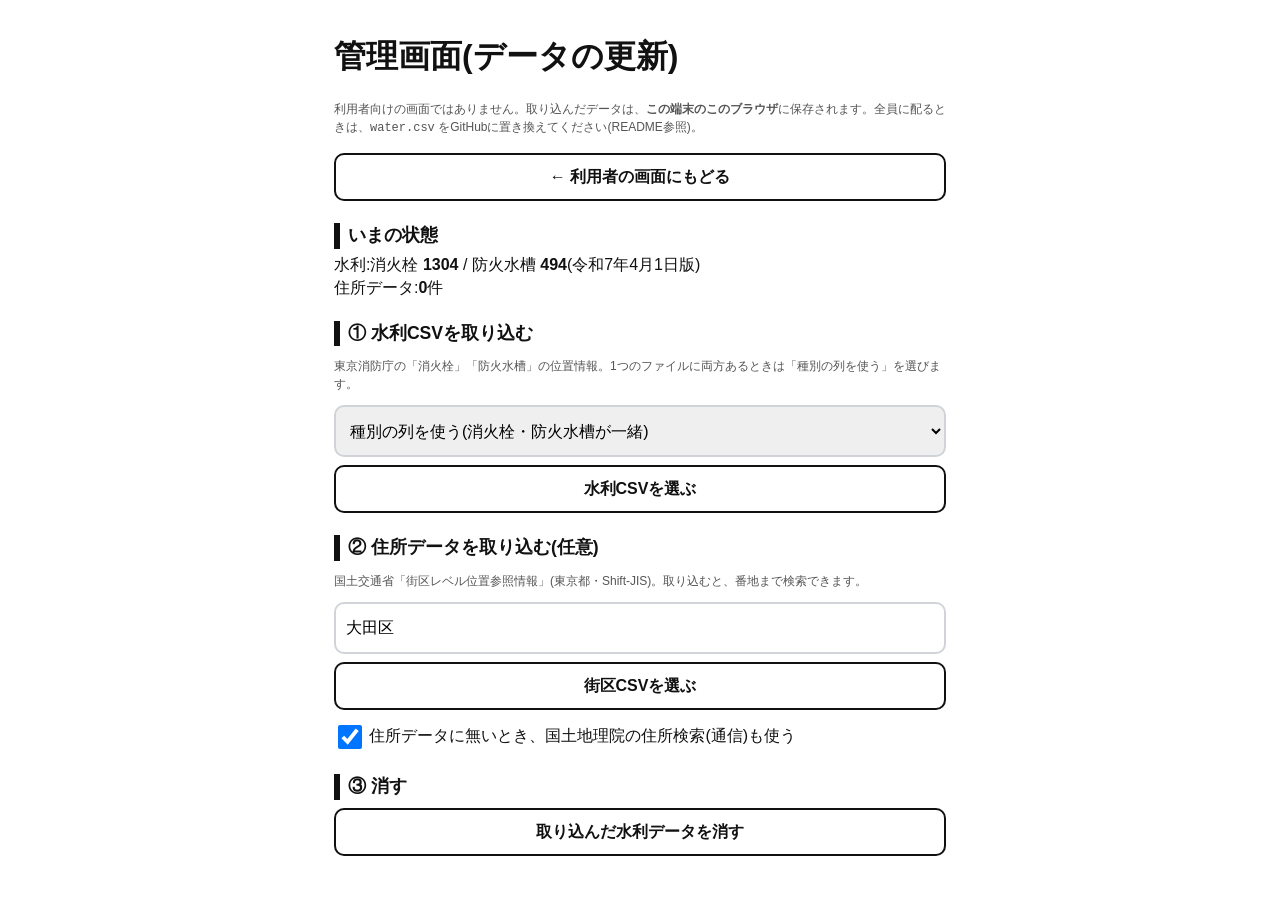
<file: admin.html>
<!DOCTYPE html>
<html lang="ja"><head><meta charset="UTF-8">
<meta name="viewport" content="width=device-width,initial-scale=1">
<title>管理画面 - 水利さがし</title>
<link rel="stylesheet" href="style.css">
<style>html,body{overflow:auto;height:auto}main{max-width:640px;margin:auto;padding:12px 14px 40px}h2{margin:22px 0 4px;font-size:1.1em;border-left:6px solid #111;padding-left:8px}.ok{color:#1b6e2d;font-weight:800}.ng{color:#b00020;font-weight:800}select,input[type=text]{width:100%;height:52px;font:inherit;border:2px solid var(--line);border-radius:10px;padding:0 10px}</style>
</head><body><main>
<h1>管理画面(データの更新)</h1>
<p class="note">利用者向けの画面ではありません。取り込んだデータは、<b>この端末のこのブラウザ</b>に保存されます。全員に配るときは、<code>water.csv</code> をGitHubに置き換えてください(README参照)。</p>
<p><a class="btn" href="index.html">← 利用者の画面にもどる</a></p>

<h2>いまの状態</h2><div id="state"></div>

<h2>① 水利CSVを取り込む</h2>
<p class="note">東京消防庁の「消火栓」「防火水槽」の位置情報。1つのファイルに両方あるときは「種別の列を使う」を選びます。</p>
<select id="only"><option value="">種別の列を使う(消火栓・防火水槽が一緒)</option><option>消火栓</option><option>防火水槽</option></select>
<button class="btn big" onclick="pick('f1')">水利CSVを選ぶ</button><input id="f1" type="file" accept=".csv,.txt" hidden>

<h2>② 住所データを取り込む(任意)</h2>
<p class="note">国土交通省「街区レベル位置参照情報」(東京都・Shift-JIS)。取り込むと、番地まで検索できます。</p>
<input type="text" id="city" value="">
<button class="btn big" onclick="pick('f2')">街区CSVを選ぶ</button><input id="f2" type="file" accept=".csv,.txt" hidden>
<label style="display:block;margin:12px 0"><input type="checkbox" id="gsi" style="width:24px;height:24px;vertical-align:middle"> 住所データに無いとき、国土地理院の住所検索(通信)も使う</label>

<h2>③ 消す</h2>
<button class="btn big" onclick="if(confirm('この端末に取り込んだ水利データを消します(water.csvは残ります)')){Importer.clearLedger();show('消しました')}">取り込んだ水利データを消す</button>
<p id="msg" class="note"></p>
<script src="config.js"></script><script src="data.js"></script>
<script>
const $=id=>document.getElementById(id);
$('city').value=CONFIG.data.defaultCity; $('gsi').checked=!!Store.get(K.useGsi,1); $('gsi').onchange=e=>Store.set(K.useGsi,e.target.checked?1:0);
const pick=id=>$(id).click();
async function show(m,bad){await Ledger.load();const c=Ledger.counts();$('state').innerHTML='水利:消火栓 <b>'+c.gate+'</b> / 防火水槽 <b>'+c.tank+'</b>('+Ledger.label()+')<br>住所データ:<b>'+Addr.blocks.length+'</b>件';$('msg').innerHTML=m?'<span class="'+(bad?'ng':'ok')+'">'+m+'</span>':''}
async function run(inp,fn,label){const f=inp.files[0];if(!f)return;try{const n=await fn(f);await show(label+' '+n+'件を取り込みました')}catch(e){await show(e.message||'読み込めませんでした',1)}inp.value=''}
$('f1').onchange=e=>run(e.target,f=>Importer.water(f,$('only').value),'水利');
$('f2').onchange=e=>run(e.target,f=>Importer.blocks(f,$('city').value.trim()),'住所');
show();
</script></main></body></html>
</file>
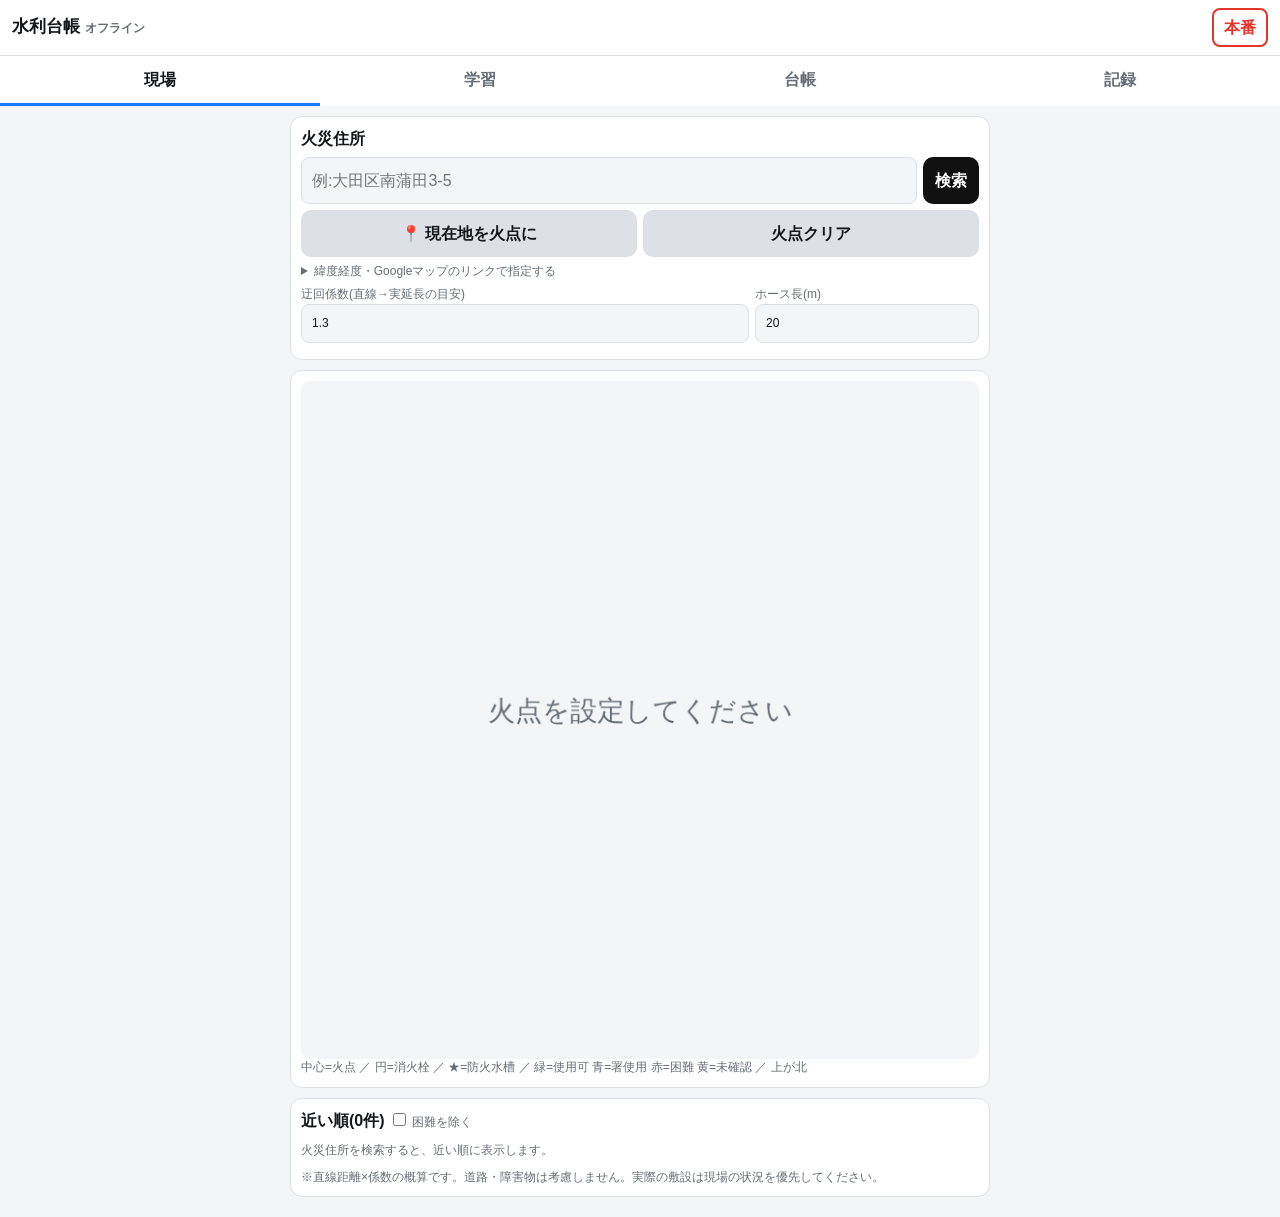
<file: quiz_v1.html>
<!DOCTYPE html>
<html lang="ja"><head><meta charset="UTF-8">
<meta name="viewport" content="width=device-width,initial-scale=1,viewport-fit=cover">
<meta name="apple-mobile-web-app-capable" content="yes"><title>水利台帳 オフライン</title>
<style>
:root{--bg:#f4f5f7;--card:#fff;--tx:#14161a;--mu:#666d75;--ln:#dde0e4;--ok:#18a957;--bz:#1677ff;--ng:#e5352b;--uk:#d99a00}
@media(prefers-color-scheme:dark){:root{--bg:#111315;--card:#1c1f23;--tx:#f1f2f4;--mu:#9aa1a9;--ln:#31363c}}
*{box-sizing:border-box}body{margin:0;background:var(--bg);color:var(--tx);font:16px/1.45 -apple-system,"Hiragino Sans",sans-serif;padding:env(safe-area-inset-top) 0 env(safe-area-inset-bottom)}
header{position:sticky;top:0;z-index:5;background:var(--card);border-bottom:1px solid var(--ln);padding:8px 12px;display:flex;gap:8px;align-items:center}
h1{font-size:17px;margin:0;flex:1}
.mode{border:2px solid var(--ng);color:var(--ng);background:none;border-radius:8px;padding:6px 10px;font-weight:800}
.mode.on{background:var(--ng);color:#fff}
nav{display:flex;background:var(--card)}nav button{flex:1;padding:12px;border:0;border-bottom:3px solid transparent;background:none;color:var(--mu);font-weight:800;font-size:16px}
nav button.on{color:var(--tx);border-color:var(--bz)}
main{padding:10px;max-width:720px;margin:auto}
.card{background:var(--card);border:1px solid var(--ln);border-radius:12px;padding:10px;margin-bottom:10px}
input,textarea,button,select{font:inherit}
input,textarea{width:100%;padding:10px;border:1px solid var(--ln);border-radius:8px;background:var(--bg);color:var(--tx)}
textarea{min-height:200px;font-family:ui-monospace,monospace;font-size:13px}
.row{display:flex;gap:6px;margin:6px 0}.row>*{flex:1}
.btn{padding:12px;border:0;border-radius:10px;background:#111;color:#fff;font-weight:800}
.btn.l{background:var(--ln);color:var(--tx)}
canvas{width:100%;aspect-ratio:1;background:var(--bg);border-radius:10px;display:block}
.it{display:flex;gap:8px;align-items:center;padding:8px 0;border-bottom:1px solid var(--ln)}
.no{width:28px;height:28px;border-radius:50%;color:#fff;display:flex;align-items:center;justify-content:center;font-weight:900;flex:none}
.mn{flex:1;min-width:0}.mn small{color:var(--mu);display:block}
.hose{font-weight:900;font-size:20px;text-align:right;white-space:nowrap}
.st{display:grid;grid-template-columns:repeat(4,1fr);gap:5px;margin-top:6px}
.st button{padding:12px 2px;border:2px solid var(--ln);border-radius:9px;background:none;color:var(--tx);font-weight:800}
.st button.on{color:#fff;border-color:transparent}
.hint{color:var(--mu);font-size:12px}.hid{display:none}
#pa{display:none}
@media print{body>*{display:none!important}#pa{display:block!important;color:#000;background:#fff}#pa table{width:100%;border-collapse:collapse;font-size:12px}#pa td,#pa th{border:1px solid #000;padding:4px}}
.mapbox{position:relative;aspect-ratio:1;background:var(--bg);border-radius:10px;overflow:hidden}.mapbox canvas{position:absolute;inset:0;width:100%;height:100%;aspect-ratio:auto;background:none}.attr{position:absolute;right:4px;bottom:2px;font-size:10px;background:rgba(255,255,255,.85);color:#000;padding:0 4px;z-index:2}
</style></head><body>
<header><h1>水利台帳 <span class="hint">オフライン</span></h1><button class="mode" id="mode" onclick="setMode()">本番</button></header>
<nav><button id="t0" class="on" onclick="tab(0)">現場</button><button id="t3" onclick="tab(3)">学習</button><button id="t1" onclick="tab(1)">台帳</button><button id="t2" onclick="tab(2)">記録</button></nav>
<main>
<section id="p0">
 <div class="card">
  <b>火災住所</b>
  <div class="row"><input id="addr" placeholder="例:大田区南蒲田3-5" enterkeyhint="search" onkeydown="if(event.key==='Enter')search()"><button class="btn" style="flex:none" onclick="search()">検索</button></div>
  <div id="cand"></div>
  <div id="firelabel" class="hint"></div>
  <div class="row"><button class="btn l" onclick="gps()">📍 現在地を火点に</button><button class="btn l" onclick="clearFire()">火点クリア</button></div>
  <details><summary class="hint">緯度経度・Googleマップのリンクで指定する</summary><div class="row"><input id="fire" placeholder="35.5572,139.7330 またはGoogleマップのURL" inputmode="decimal"><button class="btn" style="flex:none" onclick="setFire()">設定</button></div></details>
  <div class="row"><label class="hint" style="flex:2">迂回係数(直線→実延長の目安)<input id="k" type="number" step="0.1" value="1.3" oninput="draw()"></label><label class="hint">ホース長(m)<input id="hl" type="number" value="20" oninput="draw()"></label></div>
 </div>
 <div class="card"><div class="mapbox"><canvas id="cv" width="700" height="700"></canvas></div><div class="hint">中心=火点 ／ 円=消火栓 ／ ★=防火水槽 ／ 緑=使用可 青=署使用 赤=困難 黄=未確認 ／ 上が北</div></div>
 <div class="card"><b>近い順(<span id="cnt">0</span>件)</b> <label class="hint"><input type="checkbox" id="onlyok" onchange="draw()" style="width:auto"> 困難を除く</label><div id="list"></div>
  <div class="hint">※直線距離×係数の概算です。道路・障害物は考慮しません。実際の敷設は現場の状況を優先してください。</div></div>
</section>
<section id="p3" class="hid">
 <div id="qstart" class="card"><b>地水利クイズ(蒲田管内20町)</b>
  <div class="hint">選んだ町の中から火点をランダムに出し、周辺の水利を地図で見て答えます。1回10問。正答率の低い町は「苦手な町」で重点的に練習できます。間違えた問題は、あとで解き直せます。</div>
  <div id="qbtns"></div><div id="qmsg" class="hint" style="color:var(--ng)"></div>
  <div class="hint" style="margin-top:8px">必要なデータ:台帳タブで「①-2 住所データ(街区レベル)」と「② 消火栓CSV/防火水槽CSV」を取り込み済みであること。</div></div>
 <div id="qplay" class="hid"><div class="card"><div id="qhead" style="font-weight:800"></div><div class="mapbox" style="margin:6px 0"><canvas id="qc" width="700" height="700"></canvas></div><div id="qq" style="font-weight:800;margin-bottom:6px"></div><div id="qopt"></div><div id="qexp" class="hint" style="margin-top:8px;font-size:14px"></div><button id="qnext" class="btn hid" style="width:100%;margin-top:8px" onclick="qNext()">次へ</button></div></div>
 <div id="qres" class="card hid"></div>
</section>
<section id="p1" class="hid">
 <div class="card"><b>① 管内の住所を事前保存(通信あり・最初に1回)</b>
  <div class="hint">町丁目を1行ずつ。保存すると、圏外でも住所検索できます(町丁目の位置まで)。水利の取り込み範囲にも使います。</div>
  <textarea id="pre" style="min-height:90px" placeholder="大田区南蒲田三丁目&#10;大田区西糀谷一丁目"></textarea>
  <button class="btn" style="width:100%" onclick="precache()">事前保存する</button><div id="prem" class="hint"></div></div>
 <div class="card"><b>①-2 住所データの取り込み(任意・圏外でも番地まで検索)</b>
  <div class="hint">国土交通省「街区レベル位置参照情報」(国土数値情報のサイトで東京都分をダウンロード)のCSVを取り込むと、住所検索が端末内で動きます。通信が不要で、番地まで出ます。利用条件は配布ページで確認してください。</div>
  <div class="row"><input id="city" value="大田区" placeholder="市区町村名"><button class="btn l" style="flex:none" onclick="$('bf').click()">CSVを選ぶ</button></div>
  <input type="file" id="bf" class="hid" accept=".csv,.txt" onchange="impBlk(this)"><div id="blkm" class="hint"></div></div>
 <div class="card"><b>② 水利データの取り込み</b>
  <div class="hint">東京消防庁が公開している「消火栓」「防火水槽等」の位置情報(東京都オープンデータカタログ)のCSVを取り込みます。ExcelならCSVで保存してください。①で保存した範囲(周囲約600m)だけを端末に残します。</div>
  <div class="row"><button class="btn l" onclick="imp2('消火栓')">消火栓CSV</button><button class="btn l" onclick="imp2('防火水槽')">防火水槽CSV</button></div>
  <button class="btn" style="width:100%;margin-top:4px" onclick="imp2('auto')">種別つきCSV(消火栓・防火水槽が1つのファイル)</button>
  <input type="file" id="cf" class="hid" accept=".csv,.txt" onchange="impCsv(this)"><div id="cnt2" class="hint"></div></div>
 <div class="card"><b>③ 地図はGoogleマップのオフラインマップを使う</b>
  <div class="hint">このアプリは水利と距離を表示し、地図は持ちません。Wi-Fiのある所で、Googleマップアプリの「プロフィール → オフラインマップ → 自分の地図を選択」で管内をダウンロードし、「自動更新」をオンにしてください。必ず機内モードで、地図・検索が使えるか試してください。</div></div>
 <div class="card"><b>台帳の内容(種別,名称,緯度,経度)</b> <span id="lcnt" class="hint"></span>
  <div class="hint">点検で見つけた水利は1行足せます。</div><textarea id="csv"></textarea>
  <div class="row"><button class="btn" onclick="saveCsv()">保存</button><button class="btn l" onclick="copyText($('csv').value)">コピー</button></div><button class="btn l" style="width:100%" onclick="if(confirm('台帳の水利を全て消去します。よろしいですか?')){sv('sr_csv','');$('csv').value='';S.ledger=[];draw();cnt()}">台帳を空にする(サンプル・古いデータの消去)</button></div>
 <div class="card"><b>出典・ご利用にあたって</b>
  <div class="hint">・本アプリは補助ツールです。ホース距離は直線距離からの概算で、現場の判断や指示を代替しません。<br>・住所検索:国土地理院の地名検索(通信時)/国土交通省 街区レベル位置参照情報(取り込み時)。町丁目までしか出ない場合があります。<br>・水利データ:東京消防庁 消火栓・防火水槽等(東京都オープンデータ)。位置は実際と多少ずれる場合があります。<br>・地図:Googleマップ(リンクで開きます)。Googleの地図画像を保存・転載しないでください。</div></div>
 <div class="card"><b>バックアップ・共有(通信不要)</b>
  <div class="row"><button class="btn l" onclick="exportJson()">書き出し</button><button class="btn l" onclick="$('imp').click()">読み込み</button></div>
  <input type="file" id="imp" class="hid" accept=".json" onchange="importJson(this)">
  <button class="btn" style="width:100%" onclick="window.print()">🖨 紙に印刷(バックアップ用)</button>
  <div class="hint">iPhoneは一定期間開かないと保存データが消えることがあります。定期的に書き出してください。</div></div>
</section>
<section id="p2" class="hid">
 <div class="card"><b>操作ログ <span id="lm" class="hint"></span></b><div id="log"></div>
 <div class="row"><button class="btn l" onclick="copyText(logText())">コピー</button><button class="btn l" onclick="clearLog()">ログ消去</button></div></div>
</section>
</main>
<div id="pa"></div>
<script>
const $=id=>document.getElementById(id);
const esc=s=>String(s).replace(/[&<>"']/g,c=>({'&':'&amp;','<':'&lt;','>':'&gt;','"':'&quot;',"'":'&#39;'}[c]));
const ST=[['未確認','var(--uk)'],['使用可','var(--ok)'],['署使用','var(--bz)'],['困難','var(--ng)']];
const SAMPLE='';
let S={mode:'real',fire:null,ledger:[],state:{},log:[],sel:null};
const sk=()=>'sr_state_'+S.mode;
function ld(k,d){try{const v=localStorage.getItem(k);return v?JSON.parse(v):d}catch(e){return d}}
function sv(k,v){try{localStorage.setItem(k,JSON.stringify(v))}catch(e){alert('保存できません(容量/プライベートモード)')}}
function parse(t){return t.split('\n').map(l=>l.trim()).filter(Boolean).map((l,i)=>{const p=l.split(/[,\t]/).map(x=>x.trim());return{id:'w'+i,type:p[0],name:p[1]||'',lat:+p[2],lng:+p[3]}}).filter(w=>isFinite(w.lat)&&isFinite(w.lng)&&Math.abs(w.lat)<=90&&Math.abs(w.lng)<=180)}
function dist(a,b,c,d){const R=6371000,r=Math.PI/180,x=(d-b)*r*Math.cos((a+c)/2*r),y=(c-a)*r;return R*Math.hypot(x,y)}
function init(){S.mode=ld('sr_mode','real');let csv=ld('sr_csv',SAMPLE);if(csv.includes('サンプル')){csv=csv.split('\n').filter(l=>!l.includes('サンプル')).join('\n');sv('sr_csv',csv)}$('csv').value=csv;S.ledger=parse(csv);load();ui()}
function load(){const d=ld(sk(),{});S.fire=d.fire||null;S.state=d.state||{};S.log=d.log||[];$('fire').value=S.fire?S.fire.lat+','+S.fire.lng:''}
function persist(){sv(sk(),{fire:S.fire,state:S.state,log:S.log})}
function ui(){const b=$('mode');b.textContent=S.mode==='drill'?'訓練中':'本番';b.classList.toggle('on',S.mode==='drill');$('lm').textContent='('+(S.mode==='drill'?'訓練':'本番')+'データ)';draw();renderLog()}
function setMode(){if(!confirm(S.mode==='real'?'訓練モードに切り替えます。本番の記録とは分けて保存されます。':'本番モードに戻します。'))return;S.mode=S.mode==='real'?'drill':'real';sv('sr_mode',S.mode);load();ui()}
function tab(n){[0,1,2,3].forEach(i=>{$('p'+i).classList.toggle('hid',i!==n);$('t'+i).classList.toggle('on',i===n)});if(n===0)draw()}
function parseLL(s){s=decodeURIComponent(s.replace(/[　\s]/g,''));let m=s.match(/!3d(-?\d+\.\d+)!4d(-?\d+\.\d+)/)||s.match(/@(-?\d+\.\d+),(-?\d+\.\d+)/)||s.match(/[?&](?:q|query|ll|destination)=(-?\d+\.\d+),(-?\d+\.\d+)/)||s.match(/^(-?\d+\.\d+),(-?\d+\.\d+)$/);return m?[m[1],m[2]]:s.split(',')}
function setFire(){const m=parseLL($('fire').value);const lat=+m[0],lng=+m[1];if(m.length<2||!isFinite(lat)||!isFinite(lng)||Math.abs(lat)>90||Math.abs(lng)>180){alert('「緯度,経度」の形式で入力してください');return}S.fire={lat,lng};addLog('火点設定 '+(S.fireLabel||lat.toFixed(5)+','+lng.toFixed(5)));S.fire.label=S.fireLabel||'';S.fireLabel='';persist();draw()}
function clearFire(){S.fire=null;$('fire').value='';persist();draw()}
function gps(){if(!navigator.geolocation){alert('位置情報が使えません');return}navigator.geolocation.getCurrentPosition(p=>{$('fire').value=p.coords.latitude.toFixed(6)+','+p.coords.longitude.toFixed(6);setFire()},e=>alert('現在地を取得できません'),{enableHighAccuracy:true,timeout:15000})}
function rows(){if(!S.fire)return[];const k=+$('k').value||1.3,hl=+$('hl').value||20;let r=S.ledger.map(w=>{const d=dist(S.fire.lat,S.fire.lng,w.lat,w.lng);const s=(S.state[w.id]||{}).s||0;return{w,d,s,n:Math.ceil(d*k/hl)}}).sort((a,b)=>a.d-b.d);if($('onlyok').checked)r=r.filter(x=>x.s!==3);return r}
function draw(){cnt();$('firelabel').innerHTML=S.fire?'📍 '+esc(S.fire.label||S.fire.lat.toFixed(5)+','+S.fire.lng.toFixed(5))+' <a href="https://www.google.com/maps/search/?api=1&query='+S.fire.lat+','+S.fire.lng+'" target="_blank" rel="noopener">Googleマップで開く</a> <button class="btn l" style="padding:4px 8px" onclick="llCopy('+S.fire.lat+','+S.fire.lng+')">座標コピー</button>':'';const r=rows(),L=$('list');$('cnt').textContent=r.length;const cv=$('cv'),g=cv.getContext('2d'),W=cv.width,c=W/2;g.clearRect(0,0,W,W);
 const cs=getComputedStyle(document.body);let tx=cs.color,mu=cs.getPropertyValue('--mu').trim();G=null;
 if(!S.fire){L.innerHTML='<div class="hint" style="padding:10px 0">火災住所を検索すると、近い順に表示します。</div>';g.fillStyle=mu;g.font='28px sans-serif';g.textAlign='center';g.fillText('火点を設定してください',c,c);return}
 tx='#111';mu='#1a3f7a';
 const R=Math.max(150,Math.min(400,Math.ceil((r.slice(0,8).pop()||{d:150}).d/50)*50+30)),sc=(c-30)/R;
 const T=(s,x,y)=>{g.lineWidth=5;g.strokeStyle='#fff';g.strokeText(s,x,y);g.fillStyle=tx;g.fillText(s,x,y)};G={R,sc};g.strokeStyle=mu;g.fillStyle=mu;g.font='bold 22px sans-serif';g.textAlign='left';g.globalAlpha=.85;g.lineWidth=2;for(let m=50;m<=R;m+=50){g.beginPath();g.arc(c,c,m*sc,0,7);g.stroke();if(m%100===0)T(m+'m',c+4,c-m*sc-4)}g.globalAlpha=1;
 g.textAlign='center';T('N',c,24);g.fillStyle=tx;g.font='40px sans-serif';g.fillText('🔥',c,c+14);
 r.forEach((x,i)=>{const w=x.w,dx=(w.lng-S.fire.lng)*111320*Math.cos(S.fire.lat*Math.PI/180)*sc,dy=-(w.lat-S.fire.lat)*111320*sc,px=c+dx,py=c+dy;if(px<0||py<0||px>W||py>W)return;
  g.fillStyle=ST[x.s][1].startsWith('var')?cs.getPropertyValue(ST[x.s][1].slice(4,-1)):ST[x.s][1];g.strokeStyle='#fff';g.lineWidth=4;g.beginPath();
  if(w.type.includes('水槽')){for(let j=0;j<10;j++){const a=-Math.PI/2+j*Math.PI/5,q=j%2?9:20;g[j?'lineTo':'moveTo'](px+q*Math.cos(a),py+q*Math.sin(a))}g.closePath()}else g.arc(px,py,14,0,7);
  g.stroke();g.fill();g.fillStyle='#fff';g.font='bold 18px sans-serif';g.textBaseline='middle';if(!w.type.includes('水槽'))g.fillText(i+1,px,py+1);else{T(i+1,px+22,py-14)}g.textBaseline='alphabetic'});
 L.innerHTML=r.map((x,i)=>{const s=x.s,sel=S.sel===x.w.id;return`<div class="it" style="${sel?'background:rgba(22,119,255,.08)':''}" onclick="S.sel='${x.w.id}';draw()"><div class="no" style="background:${ST[s][1]}">${i+1}</div><div class="mn"><b>${esc(x.w.type.includes('水槽')?'★ ':'● ')+esc(x.w.name||x.w.type)}</b><small>直線 ${Math.round(x.d)}m ／ ${ST[s][0]}</small></div><div class="hose">${x.n}本</div></div>${sel?`<div class="st">${ST.map((t,j)=>`<button class="${j===s?'on':''}" style="${j===s?'background:'+t[1]:''}" onclick="event.stopPropagation();setSt('${x.w.id}',${j})">${t[0]}</button>`).join('')}</div><a class="hint" target="_blank" rel="noopener" href="https://www.google.com/maps/dir/?api=1&destination=${x.w.lat},${x.w.lng}&travelmode=walking">Googleマップで開く</a> <button class="btn l" style="padding:4px 8px" onclick="event.stopPropagation();llCopy(${x.w.lat},${x.w.lng})">座標コピー</button>`:''}`}).join('')||'<div class="hint">台帳が空です。</div>'}
function setSt(id,j){const w=S.ledger.find(x=>x.id===id);if(!w)return;S.state[id]={s:j,t:Date.now()};addLog((w.name||w.type)+' → '+ST[j][0]);persist();draw()}
function addLog(t){S.log.unshift({t:Date.now(),m:t});S.log=S.log.slice(0,500);persist();renderLog()}
const tm=t=>new Date(t).toLocaleTimeString('ja-JP',{hour12:false});
function renderLog(){$('log').innerHTML=S.log.map(l=>`<div class="it"><small class="hint" style="width:64px">${tm(l.t)}</small><div class="mn">${esc(l.m)}</div></div>`).join('')||'<div class="hint">まだ記録がありません。</div>'}
function logText(){return (S.mode==='drill'?'【訓練】\n':'')+S.log.slice().reverse().map(l=>tm(l.t)+' '+l.m).join('\n')}
function clearLog(){if(confirm('この記録を消去します(状態は残ります)'))S.log=[],persist(),renderLog()}
function cnt(){const a=S.ledger.filter(w=>w.type==='消火栓').length,b=S.ledger.filter(w=>w.type==='防火水槽').length;$('lcnt').textContent='消火栓'+a+' / 防火水槽'+b}
function saveCsv(){const t=$('csv').value,w=parse(t);if(!w.length){alert('有効な行がありません(種別,名称,緯度,経度)');return}sv('sr_csv',t);S.ledger=w;alert(w.length+'件を保存しました');draw()}
function copyText(t){(navigator.clipboard?navigator.clipboard.writeText(t):Promise.reject()).then(()=>alert('コピーしました'),()=>{const a=document.createElement('textarea');a.value=t;document.body.appendChild(a);a.select();try{document.execCommand('copy');alert('コピーしました')}catch(e){alert('コピーできません')}a.remove()})}
function exportJson(){const b=new Blob([JSON.stringify({v:1,csv:$('csv').value,mode:S.mode,data:{fire:S.fire,state:S.state,log:S.log}})],{type:'application/json'}),a=document.createElement('a');a.href=URL.createObjectURL(b);a.download='suiri_backup_'+new Date().toISOString().slice(0,10)+'.json';a.click()}
function importJson(el){const f=el.files[0];if(!f)return;const r=new FileReader();r.onload=()=>{try{const d=JSON.parse(r.result);if(!d.csv)throw 0;if(!confirm('現在の台帳と記録を上書きします。よろしいですか?'))return;sv('sr_csv',d.csv);$('csv').value=d.csv;S.ledger=parse(d.csv);sv('sr_state_'+(d.mode||'real'),d.data||{});S.mode=d.mode||'real';sv('sr_mode',S.mode);load();ui();alert('読み込みました')}catch(e){alert('読み込めないファイルです')}};r.readAsText(f);el.value=''}
window.addEventListener('beforeprint',()=>{const r=rows().length?rows():S.ledger.map(w=>({w,d:0,s:0,n:0}));$('pa').innerHTML='<h2>水利一覧 '+(S.mode==='drill'?'【訓練】':'')+new Date().toLocaleString('ja-JP')+'</h2><table><tr><th>No</th><th>種別</th><th>名称</th><th>緯度,経度</th><th>直線(m)</th><th>ホース</th><th>状態</th></tr>'+r.map((x,i)=>`<tr><td>${i+1}</td><td>${esc(x.w.type)}</td><td>${esc(x.w.name)}</td><td>${x.w.lat},${x.w.lng}</td><td>${S.fire?Math.round(x.d):'-'}</td><td>${S.fire?x.n:'-'}</td><td>${ST[x.s][0]}</td></tr>`).join('')+'</table>'});
addEventListener('resize',draw);matchMedia('(prefers-color-scheme:dark)').addEventListener('change',draw);
const GSI='https://msearch.gsi.go.jp/address-search/AddressSearch?q=';
let AC=ld('sr_addr',{}),CAND=[];
const K={'一':1,'二':2,'三':3,'四':4,'五':5,'六':6,'七':7,'八':8,'九':9};
const norm=s=>s.normalize('NFKC').replace(/[\s　]/g,'').replace(/^東京都/,'').replace(/([一二三四五六七八九十]+)丁目/g,(m,s)=>{let n=0,c=0;for(const h of s){if(h==='十'){n+=(c||1)*10;c=0}else c=K[h]}return(n+c)+'丁目'}).replace(/[番の]/g,'-').replace(/号/g,'').replace(/丁目/g,'-').replace(/[-‐ー－]+$/,'').replace(/[ー‐－]/g,'-');
async function geo(q){const c=new AbortController(),to=setTimeout(()=>c.abort(),8000);try{const r=await fetch(GSI+encodeURIComponent(q),{signal:c.signal});const j=await r.json();return j.map(f=>({title:f.properties.title,lat:f.geometry.coordinates[1],lng:f.geometry.coordinates[0],approx:/[0-9０-９]$/.test(f.properties.title)?0:1}))}finally{clearTimeout(to)}}
function localHits(q){const n=norm(q);return Object.entries(AC).filter(([k])=>{const m=norm(k);return m.startsWith(n)||n.startsWith(m)}).map(([k,v])=>({title:k,lat:v.lat,lng:v.lng,approx:1}))}
async function search(){const q=$('addr').value.trim(),c=$('cand');if(!q)return;c.innerHTML='<div class="hint">検索中…</div>';let l=blockHits(q),on=true;
 if(!l.length)try{l=await geo(q);l.slice(0,5).forEach(x=>AC[x.title]={lat:x.lat,lng:x.lng});if(Object.keys(AC).length>400)AC={};sv('sr_addr',AC)}catch(e){on=false;l=localHits(q)}
 if(!l.length){c.innerHTML='<div class="hint" style="color:var(--ng)">'+(on?'見つかりません。表記を変えてください(例:南蒲田3-5)':'通信できず、事前保存にも該当なし。「緯度経度で指定」か「現在地」を使ってください')+'</div>';return}
 if(!on)c.innerHTML='<div class="hint">📴 オフライン:町丁目の位置を使います(番地までは特定しません)</div>';else c.innerHTML='';
 CAND=l.slice(0,6);if(CAND.length===1){pick(0);return}
 c.innerHTML+=CAND.map((x,i)=>`<button class="btn l" style="width:100%;margin:3px 0;text-align:left" onclick="pick(${i})">${esc(x.title)}</button>`).join('')}
function pick(i){const x=CAND[i];$('fire').value=x.lat.toFixed(6)+','+x.lng.toFixed(6);S.fireLabel=x.title+(x.approx?'(町丁目レベル・位置はおおよそ)':x.blk?'(街区の代表点)':'');$('cand').innerHTML='';setFire()}
async function precache(){const ls=$('pre').value.split('\n').map(x=>x.trim()).filter(Boolean),m=$('prem');let ok=0,ng=[];for(const q of ls){m.textContent='検索中… '+q;try{const r=await geo(q);if(r.length){AC[r[0].title]={lat:r[0].lat,lng:r[0].lng};ok++}else ng.push(q)}catch(e){m.textContent='通信できませんでした。電波のある所でやり直してください';return}}sv('sr_addr',AC);m.textContent=ok+'件保存'+(ng.length?' / 見つからず:'+ng.join('、'):'')}
function imp2(t){$('cf').dataset.t=t;$('cf').click()}
function csvRows(t){const r=[];let f='',w=[],q=0;for(let i=0;i<t.length;i++){const c=t[i];if(q){if(c=='"'){if(t[i+1]=='"'){f+='"';i++}else q=0}else f+=c}else if(c=='"')q=1;else if(c==','){w.push(f);f=''}else if(c=='\n'||c=='\r'){if(c=='\r'&&t[i+1]=='\n')i++;w.push(f);f='';if(w.length>1)r.push(w);w=[]}else f+=c}if(f||w.length){w.push(f);if(w.length>1)r.push(w)}return r}
function impCsv(el){const f=el.files[0],ty=el.dataset.t;if(!f)return;f.arrayBuffer().then(b=>{let tx;try{tx=new TextDecoder('utf-8',{fatal:true}).decode(b)}catch(e){tx=new TextDecoder('shift_jis').decode(b)}
 const R=csvRows(tx.replace(/^\uFEFF/,''));if(R.length<2)throw 0;const h=R[0].map(x=>x.trim());
 const la=h.findIndex(x=>/緯度|lat/i.test(x)),lo=h.findIndex(x=>/経度|lon|lng/i.test(x)),na=h.findIndex(x=>/名称|所在|住所|場所|施設|番号/.test(x)),ki=h.findIndex(x=>x.includes('種別'));
 if(la<0||lo<0){alert('緯度・経度の列が見つかりません。見出し:'+h.join(' / '));return}
 if(ty==='auto'&&ki<0){alert('「種別」の列がありません。消火栓CSV/防火水槽CSVのボタンを使ってください');return}
 const pts=Object.values(AC);let bb=null;if(pts.length&&R.length>6000){const a=pts.map(p=>p.lat),o=pts.map(p=>p.lng);bb=[Math.min(...a)-.006,Math.max(...a)+.006,Math.min(...o)-.007,Math.max(...o)+.007]}
 let out=[],all=0;R.slice(1).forEach(r=>{let a=+r[la],o=+r[lo];if(Math.abs(a)>90){[a,o]=[o,a]}if(!isFinite(a)||!isFinite(o)||!a||!o)return;all++;const rt=ty==='auto'?(r[ki]||'').trim():ty;if(ty==='auto'&&rt!=='消火栓'&&rt!=='防火水槽')return;if(bb&&(a<bb[0]||a>bb[1]||o<bb[2]||o>bb[3]))return;out.push(rt+','+(na>=0?(r[na]||'').replace(/[,\n\r]/g,' ').trim():'')+','+a+','+o)});
 if(!bb&&R.length>6000){alert('データが多すぎます(全'+all+'件)。先に「① 管内の住所を事前保存」をしてください。');return}
 const tys=new Set(out.map(l=>l.split(',')[0]));const keep=$('csv').value.split('\n').filter(l=>l.trim()&&!tys.has(l.split(',')[0])&&!l.includes('サンプル'));const txt=keep.concat(out).join('\n');
 try{localStorage.setItem('sr_csv',JSON.stringify(txt))}catch(e){alert('端末に保存できません(容量不足)。①の範囲を狭めてください');return}
 $('csv').value=txt;S.ledger=parse(txt);$('cnt2').textContent=(ty==='auto'?'消火栓'+out.filter(l=>l.startsWith('消火栓')).length+'件・防火水槽'+out.filter(l=>l.startsWith('防火水槽')).length+'件':ty+' '+out.length+'件')+'を取り込み(読込'+all+'件)。使った列:緯度='+h[la]+' 経度='+h[lo]+' 名称='+(na>=0?h[na]:'なし');draw()}).catch(()=>alert('読み込めませんでした。CSVファイルか確認してください')).finally(()=>el.value='')}
if('serviceWorker' in navigator)navigator.serviceWorker.register('sw.js').catch(()=>{});

let BLK=ld('sr_blk',[]);
function blockHits(q){if(!BLK.length)return[];const n=norm(q),ok=(k)=>n===k||(n.startsWith(k)&&!/\d/.test(n[k.length]||''));let h=BLK.filter(b=>ok(b.k)||ok(b.c));if(!h.length)h=BLK.filter(b=>n.length>=3&&(b.k.startsWith(n)||b.c.startsWith(n))).slice(0,6);h.sort((a,b)=>b.k.length-a.k.length);return h.slice(0,6).map(b=>({title:b.t,lat:b.a,lng:b.o,blk:1}))}
function impBlk(el){const f=el.files[0],city=$('city').value.trim();if(!f)return;if(!city){alert('市区町村名を入れてください(例:大田区)');el.value='';return}
 f.arrayBuffer().then(b=>{let tx;try{tx=new TextDecoder('utf-8',{fatal:true}).decode(b)}catch(e){tx=new TextDecoder('shift_jis').decode(b)}
 const R=csvRows(tx.replace(/^\uFEFF/,'').replace(/"/g,'"')),h=R[0].map(x=>x.trim()),ci=h.findIndex(x=>x.includes('市区町村')),ti=h.findIndex(x=>x.includes('大字')),bi=h.findIndex(x=>x.includes('街区')),la=h.findIndex(x=>x.includes('緯度')),lo=h.findIndex(x=>x.includes('経度')),rp=h.findIndex(x=>x.includes('代表'));
 if([ci,ti,bi,la,lo].some(i=>i<0)){alert('街区レベル位置参照情報のCSVではないようです。見出し:'+h.join(' / '));return}
 const mp=new Map();R.slice(1).forEach(r=>{if(!(r[ci]||'').includes(city))return;const a=+r[la],o=+r[lo];if(!isFinite(a)||!isFinite(o))return;const tn=(r[ti]||'').trim(),bk=(r[bi]||'').trim(),k=norm(r[ci]+tn)+'-'+bk,rep=rp>=0?(r[rp]||'').trim():'1',old=mp.get(k);if(old&&(old.rep==='1'||rep!=='1'))return;mp.set(k,{k,c:norm(tn)+'-'+bk,t:r[ci]+tn+bk,a,o,rep})});const out=[...mp.values()];
 if(!out.length){alert('「'+city+'」の行がありません');return}
 try{localStorage.setItem('sr_blk',JSON.stringify(out))}catch(e){alert('端末に保存できません(容量不足)');return}
 BLK=out;$('blkm').textContent=out.length+'件を取り込みました。圏外でも番地まで住所検索できます。'}).catch(()=>alert('読み込めませんでした')).finally(()=>el.value='')}
function llCopy(a,b){copyText(a+','+b)}

let G=null;
try{window.caches&&caches.delete('sr-tiles')}catch(e){}
const TOWNS=['蒲田本町','大森南','東六郷','羽田旭町','大森西','羽田空港','西蒲田','中央','蒲田','仲六郷','羽田','本羽田','南六郷','萩中','大森中','東蒲田','南蒲田','北糀谷','東糀谷','西糀谷'],TN=['最寄りの水利','ホース本数','次に近い水利'];
let Q=null;const qst=()=>ld('sr_quiz',{});
const shuf=a=>a.map(x=>[Math.random(),x]).sort((x,y)=>x[0]-y[0]).map(x=>x[1]);
function qMenu(){const st=qst(),acc=x=>x&&x.n?' <small>'+Math.round(x.ok/x.n*100)+'%('+x.n+')</small>':'';
 $('qbtns').innerHTML='<button class="btn" style="width:100%;margin:4px 0" onclick="qStart(-1)">全20町からランダムに出題</button><button class="btn" style="width:100%;margin:4px 0;background:#c2410c" onclick="qStart(-2)">苦手な町を重点的に出題</button><div class="hint" style="margin:6px 0 2px">町を選んで練習(正答率)</div><div style="display:grid;grid-template-columns:1fr 1fr;gap:6px">'+TOWNS.map((n,i)=>`<button class="btn l" style="padding:10px 4px" onclick="qStart(${i})">${n}${acc(st[n])}</button>`).join('')+'</div>';
 $('qstart').classList.remove('hid');$('qplay').classList.add('hid');$('qres').classList.add('hid')}
function inTown(c,t){return c.startsWith(t)&&/^[\d-]/.test(c.slice(t.length))}
function weakTowns(){const st=qst(),a=TOWNS.filter(x=>st[x]&&st[x].n>0).sort((x,y)=>st[x].ok/st[x].n-st[y].ok/st[y].n).slice(0,5);return a.length?a:TOWNS}
function qPool(n){const ns=n>=0?[TOWNS[n]]:n===-1?TOWNS:weakTowns();return BLK.map(b=>{const w=ns.find(x=>inTown(b.c,x));return w?{lat:b.a,lng:b.o,town:w}:null}).filter(Boolean)}
function qGen(pool){for(let i=0;i<60;i++){const p=pool[Math.random()*pool.length|0],A=S.ledger.map(w=>({w,d:dist(p.lat,p.lng,w.lat,w.lng)})).sort((a,b)=>a.d-b.d),H=A.filter(x=>x.d<(A[5]&&A[5].d<450?450:800));if(H.length<6)continue;const ty=1+Math.random()*3|0,L=(a)=>a.map((x,j)=>Object.assign({},x,{L:'ABCD'[j]}));
 if(ty===1){const c=H[0],o=H.slice(1,9).filter(x=>x.d-c.d>=15);if(o.length<3)continue;const it=L(shuf([c,...shuf(o).slice(0,3)]));return{t:0,p,it,ans:it.find(x=>x.w===c.w).L}}
 if(ty===2){const T=H[Math.random()*4|0],n=Math.ceil(T.d*1.3/20);let v=[n-1,n,n+1,n+2].filter(x=>x>=1);while(v.length<4)v.push(v[v.length-1]+1);return{t:1,p,it:[Object.assign({L:''},T)],n,v:shuf(v)}}
 const b=H[0],c=H[1],o=H.slice(2,9).filter(x=>x.d-c.d>=15);if(o.length<3)continue;const it=L(shuf([c,...shuf(o).slice(0,3)]));return{t:2,p,it,ban:b,ans:it.find(x=>x.w===c.w).L}}return null}
function qStart(n,queue){const pool=qPool(n);if(!queue&&(!pool.length||!S.ledger.length)){$('qmsg').textContent=!pool.length?(BLK.length?'この町の住所データが街区CSVにありません':'住所データ(街区レベル)が未取り込みです。台帳タブ①-2から取り込んでください'):'水利データが未取り込みです。台帳タブ②から取り込んでください';return}$('qmsg').textContent='';Q={n,pool,queue:queue||null,total:queue?queue.length:10,i:0,ok:0,miss:[]};qNext()}
function qNext(){if(Q.i>=Q.total)return qResult();const q=Q.queue?Q.queue[Q.i]:qGen(Q.pool);if(!q){$('qmsg').textContent='この範囲では出題できません(周辺に水利が少ない)。水利データを確認してください';return qMenu()}Q.cur=q;q.done=0;Q.i++;$('qstart').classList.add('hid');$('qres').classList.add('hid');$('qplay').classList.remove('hid');
 $('qhead').textContent='第'+Q.i+'問 / '+Q.total+'  ['+TN[q.t]+']  正解 '+Q.ok;$('qexp').textContent='';$('qnext').classList.add('hid');
 $('qq').textContent=q.t===0?'🔥の火点に、いちばん近い水利はどれ?(直線距離)':q.t===1?'🔥の火点から★の水利まで、ホースは最低何本?(20mホース・迂回係数1.3)':'×の水利が使えません。次に近い水利はどれ?';
 const opts=q.t===1?q.v.map(v=>[v,v+'本']):q.it.map(x=>[x.L,x.L+'  '+(x.w.type||'水利')]);$('qopt').innerHTML=opts.map(o=>`<button class="btn l" data-v="${o[0]}" style="width:100%;margin:4px 0;text-align:left;font-size:17px" onclick="qAns('${o[0]}')">${o[1]}</button>`).join('');qDraw(q,0)}
function qDraw(q,rev){const cv=$('qc'),g=cv.getContext('2d'),W=cv.width,c=W/2,all=q.it.concat(q.ban?[q.ban]:[]),R=Math.max(150,Math.ceil(Math.max(...all.map(x=>x.d))*1.25/50)*50),sc=(c-50)/R,k=111320*Math.cos(q.p.lat*Math.PI/180);
 g.fillStyle='#eef1f4';g.fillRect(0,0,W,W);g.lineWidth=2;g.strokeStyle='#8a97a6';g.fillStyle='#1a3f7a';g.textAlign='left';g.font='bold 22px sans-serif';
 if(q.t===1)for(let m=50;m<=R;m+=50){g.globalAlpha=.6;g.beginPath();g.arc(c,c,m*sc,0,7);g.stroke();g.globalAlpha=1;if(m%100===0)g.fillText(m+'m',c+4,c-m*sc-4)}
 g.fillStyle='#111';g.fillRect(24,W-34,100*sc,6);g.fillText('100m',24,W-44);g.textAlign='center';g.fillText('N↑',W-40,34);g.font='40px sans-serif';g.fillText('🔥',c,c+14);
 const pt=(x)=>[c+(x.w.lng-q.p.lng)*k*sc,c-(x.w.lat-q.p.lat)*111320*sc];
 all.forEach(x=>{const [px,py]=pt(x),ban=x===q.ban,ok=rev&&(x.L===q.ans),tank=(x.w.type||'').includes('水槽');g.fillStyle=ban?'#e5352b':ok?'#18a957':'#1677ff';g.strokeStyle='#fff';g.lineWidth=4;g.beginPath();
  if(tank||q.t===1&&false){for(let j=0;j<10;j++){const a=-Math.PI/2+j*Math.PI/5,r=j%2?13:28;g[j?'lineTo':'moveTo'](px+r*Math.cos(a),py+r*Math.sin(a))}g.closePath()}else g.arc(px,py,19,0,7);g.stroke();g.fill();
  g.fillStyle='#fff';g.font='bold 24px sans-serif';g.textAlign='center';g.textBaseline='middle';g.fillText(ban?'×':(x.L||'★'),px,py+1);g.textBaseline='alphabetic';
  if(rev){g.fillStyle='#111';g.font='bold 20px sans-serif';g.lineWidth=5;g.strokeStyle='#fff';const s=Math.round(x.d)+'m';g.strokeText(s,px,py+44);g.fillText(s,px,py+44)}})}
function qAns(v){const q=Q.cur;if(q.done)return;q.done=1;const ok=q.t===1?+v===q.n:v===q.ans;if(ok)Q.ok++;else Q.miss.push(q);
 const st=qst(),s=st[q.p.town]||{n:0,ok:0};s.n++;if(ok)s.ok++;st[q.p.town]=s;sv('sr_quiz',st);
 document.querySelectorAll('#qopt button').forEach(b=>{b.disabled=true;const right=q.t===1?+b.dataset.v===q.n:b.dataset.v===q.ans;if(right){b.style.background='#18a957';b.style.color='#fff'}else if(b.dataset.v===v){b.style.background='#e5352b';b.style.color='#fff'}});
 let e;if(q.t===1){const d=q.it[0].d;e=(ok?'正解!':'不正解。')+' 直線'+Math.round(d)+'m × 1.3 ÷ 20m = '+(d*1.3/20).toFixed(1)+' → 切り上げて '+q.n+'本(余裕を見て+1本)'}
 else{const l=q.it.slice().sort((a,b)=>a.d-b.d).map(x=>x.L+' '+(x.w.name?x.w.name+' ':'')+Math.round(x.d)+'m').join(' / ');e=(ok?'正解!':'不正解。')+' 正解は '+q.ans+'。'+(q.t===2?'(使えない×は'+Math.round(q.ban.d)+'m)':'')+' 距離:'+l}
 $('qexp').textContent=e;qDraw(q,1);$('qhead').textContent='第'+Q.i+'問 / '+Q.total+'  ['+TN[q.t]+']  正解 '+Q.ok;$('qnext').textContent=Q.i>=Q.total?'結果を見る':'次へ';$('qnext').classList.remove('hid')}
function qResult(){$('qplay').classList.add('hid');const r=$('qres');r.classList.remove('hid');r.innerHTML=`<b style="font-size:20px">${Q.ok} / ${Q.total} 問正解</b><div class="hint" style="margin:6px 0">間違えた問題は、場所と距離をもう一度地図で確認しましょう。</div><button class="btn" style="width:100%;margin:4px 0" onclick="qStart(Q.n)">もう一度(同じ範囲)</button>${Q.miss.length?`<button class="btn l" style="width:100%;margin:4px 0" onclick="qStart(Q.n,Q.miss.map(q=>Object.assign({},q,{done:0})))">間違えた${Q.miss.length}問だけ解き直す</button>`:''}<button class="btn l" style="width:100%;margin:4px 0" onclick="qMenu()">範囲を選びなおす</button>`}
qMenu();

init();
try{fetch('water.csv').then(r=>r.ok?r.text():'').then(x=>{if(x&&!S.ledger.length){S.ledger=parse(x.replace(/^\uFEFF/,''));draw()}})}catch(e){}
</script></body></html>
</file>
<file: style.css>
/* ============================================================
 見た目の設定。色・大きさは :root の変数が目印。
 方針:主役は地図。操作部品は小さく(ただし指で押せる44px以上)、
      記号・色・文字の3つで区別。選んでも大きさが勝手に変わらない。
============================================================ */
:root{--fs:16px;--ink:#111;--mut:#555;--line:#d0d4d9;--sh:12px}
html.large{--fs:20px}
*{box-sizing:border-box}
html,body{margin:0;height:100%;overflow:hidden}
body{font:var(--fs)/1.45 -apple-system,"Hiragino Sans","Meiryo",sans-serif;color:var(--ink)}
#map{position:absolute;inset:0}
a{color:#0a58ca}

.btn{display:block;min-height:48px;padding:0 14px;border:2px solid var(--ink);border-radius:10px;background:#fff;color:var(--ink);font:inherit;font-weight:800;text-align:center;text-decoration:none;line-height:44px}
.btn.pri,.btn.on{background:var(--ink);color:#fff}
.btn.big{width:100%;margin:8px 0}

/* 上:検索 */
#top{position:absolute;z-index:1000;top:calc(env(safe-area-inset-top) + 6px);left:6px;right:6px;display:flex;gap:6px;background:#fff;border-radius:12px;padding:6px;box-shadow:0 3px 12px rgba(0,0,0,.25)}
#q{flex:1;min-width:0;height:44px;border:2px solid var(--line);border-radius:8px;padding:0 10px;font:inherit;outline:none}
#q:focus{border-color:var(--ink)}
.ib{width:44px;height:44px;border:2px solid #444;border-radius:8px;background:#fff;font-size:20px;padding:0;flex:none}
#top .btn{min-height:44px;line-height:40px;padding:0 12px;flex:none}
#menu{display:none;position:absolute;z-index:1003;top:calc(env(safe-area-inset-top) + 62px);right:6px;background:#fff;border-radius:12px;box-shadow:0 6px 20px rgba(0,0,0,.3);padding:4px;min-width:210px}
#menu button{display:block;width:100%;min-height:48px;text-align:left;border:0;border-bottom:1px solid #eee;background:none;font:inherit;font-weight:700;padding:0 12px}
#menu button:last-child{border:0}
#cand{position:absolute;z-index:1001;top:calc(env(safe-area-inset-top) + 62px);left:6px;right:6px;background:#fff;border-radius:12px;box-shadow:0 6px 20px rgba(0,0,0,.3);display:none;max-height:45dvh;overflow:auto}
#cand button{display:block;width:100%;text-align:left;padding:13px 12px;border:0;border-bottom:1px solid #eee;background:none;font:inherit}
#cand div{padding:8px 12px;color:var(--mut);font-size:.85em}

/* 拡大縮小:右下(親指が届く)・下の表示の真上に自動で乗る */
.leaflet-bottom.leaflet-right{margin-bottom:var(--sh);margin-right:2px}
.leaflet-bar a{width:44px!important;height:44px!important;line-height:44px!important;font-size:24px!important}

/* 下:結果 */
#sheet{display:none;position:absolute;z-index:1000;left:0;right:0;bottom:0;background:#fff;border-radius:14px 14px 0 0;box-shadow:0 -3px 14px rgba(0,0,0,.25);flex-direction:column;padding-bottom:env(safe-area-inset-bottom);max-height:55dvh}
#grab{height:22px;display:flex;align-items:center;justify-content:center;cursor:ns-resize;touch-action:none;flex:none}
#grab i{width:40px;height:5px;border-radius:3px;background:#b9bec5}
#shead{display:flex;gap:6px;padding:0 10px 8px}
.sum,.rng{min-height:44px;border:2px solid var(--line);border-radius:8px;background:#fff;font:inherit;font-weight:700;padding:0 10px}
.sum{flex:1;text-align:left}.sum b{margin:0 8px 0 2px}.rng{flex:none}
#sdetail{padding:0 10px;flex:none}
#slist{overflow:auto;max-height:var(--lh,34dvh);padding:0 10px;flex:0 1 auto;min-height:0}
.msg{padding:10px 12px}
.chips{display:flex;gap:6px;padding:2px 0 6px}
.chip{min-height:38px;padding:0 12px;border:2px solid var(--line);border-radius:19px;background:#fff;font:inherit;font-size:.85em;font-weight:700}
.chip.on{background:var(--ink);color:#fff;border-color:var(--ink)}

/* 水利のマーカー:形=種類(●栓 ■水)、色+記号=状態 */
.mk{position:relative;width:28px;height:28px;border-radius:50%;background:var(--c);color:var(--t);font-weight:900;font-size:13px;border:2px solid #fff;box-shadow:0 1px 5px rgba(0,0,0,.5);display:flex;align-items:center;justify-content:center}
.mk.tank{border-radius:7px}
.mk::after{content:attr(data-s);position:absolute;right:-7px;top:-7px;width:16px;height:16px;border-radius:50%;background:#fff;color:#111;border:2px solid var(--c);font-size:10px;line-height:12px;text-align:center}
.mk.small{width:30px;height:30px;box-shadow:none;border-color:transparent;flex:none}
.leaflet-marker-icon.sel{z-index:9999!important}.leaflet-marker-icon.sel .mk{outline:3px solid #ffd60a}
.dl{position:absolute;left:50%;top:-20px;transform:translateX(-50%);background:#fff;border-radius:9px;padding:0 6px;font-size:12px;font-weight:800;white-space:nowrap;box-shadow:0 1px 3px rgba(0,0,0,.5)}
.fire{font-size:30px;line-height:30px;text-align:center}
.veh{width:44px;text-align:center;filter:drop-shadow(0 1px 1px #fff)}.veh svg{display:block;margin:auto}.veh span{display:inline-block;background:#111;color:#fff;font-size:10px;font-weight:800;border-radius:6px;padding:0 5px;margin-top:-2px}
.guard{width:30px;height:30px;border-radius:50%;background:#2e7d32;color:#fff;border:2px solid #fff;font-weight:900;font-size:16px;display:flex;align-items:center;justify-content:center;box-shadow:0 1px 5px rgba(0,0,0,.5)}

/* 一覧 */
.it{display:flex;align-items:center;gap:10px;padding:8px 0;border-bottom:1px solid #eee}
.it .n{flex:1;min-width:0}.it .n small{display:block;color:var(--mut);font-size:.75em}
.it .d{font-weight:900;font-size:1.25em;white-space:nowrap}.it .d span{font-size:.6em;color:var(--mut);margin-right:3px}
.it.sel{background:#fff8d6}
.foot{color:#777;font-size:.7em;padding:8px 0}

/* 選んだ水利(大きさは固定。押しても動かない) */
.detail{background:#fff8d6;border-radius:10px;padding:8px;margin-bottom:6px}
.drow{display:flex;align-items:center;gap:8px}.drow .n{flex:1;min-width:0}.drow small{color:var(--mut);margin-left:6px}.dd{font-weight:900}
.x{width:36px;height:36px;border:0;border-radius:50%;background:#e5e7ea;font-size:18px;flex:none}
.st{display:grid;grid-template-columns:repeat(4,1fr);gap:5px;margin:6px 0}
.st button{min-height:44px;border:3px solid transparent;border-radius:8px;background:var(--c);color:var(--t);font:inherit;font-size:.78em;font-weight:900;line-height:1.15;opacity:.5;padding:0}
.st button.on{opacity:1;border-color:#111}.st b{display:block;font-size:1.25em}
.hose{min-height:48px;display:flex;align-items:baseline;gap:8px;flex-wrap:wrap;background:#e8f1ff;border-radius:8px;padding:6px 8px}
.hb{font-size:1.7em;font-weight:900}.hose small{color:#335;font-size:.7em}.hose .alert{flex-basis:100%;color:#8a2b00;font-weight:800;font-size:.8em}
.acts{display:flex;gap:6px;margin-top:6px}.acts .btn{min-height:40px;line-height:36px;flex:1;font-size:.85em}

/* 操作バー(経路を描く・マーカーを置く):下に細く。地図を隠さない */
#modebar{display:none;position:absolute;z-index:1004;left:6px;right:6px;bottom:calc(env(safe-area-inset-bottom) + 6px);background:#111;color:#fff;border-radius:12px;padding:6px 8px;align-items:center;gap:6px}
#modebar .t{flex:1;font-size:.82em;line-height:1.3}
#modebar .btn{min-height:40px;line-height:36px;padding:0 10px;font-size:.85em;background:#fff;flex:none}
body.mode #sheet,body.mode #top,body.mode #menu,body.mode #cand{display:none!important}
body.mode #modebar{display:flex}

/* 窓 */
.modal{position:absolute;inset:0;z-index:2000;background:rgba(0,0,0,.45);display:none}
.modal>div{position:absolute;left:0;right:0;bottom:0;max-height:90dvh;overflow:auto;background:#fff;border-radius:16px 16px 0 0;padding:12px 14px calc(env(safe-area-inset-bottom) + 12px)}
.modal h2{margin:2px 0 8px;font-size:1.15em}.note{color:var(--mut);font-size:.75em}.steps li{margin:8px 0}
.grid{display:grid;grid-template-columns:1fr 1fr;gap:8px}.grid .btn{line-height:1.4;padding:10px 4px;font-size:1.05em}
details{margin:8px 0}summary{min-height:40px;line-height:40px;color:var(--mut)}
#toast{position:absolute;z-index:3000;left:50%;top:calc(env(safe-area-inset-top) + 66px);transform:translateX(-50%);background:#111;color:#fff;padding:8px 14px;border-radius:20px;font-size:.9em;display:none;max-width:92%;text-align:center}

/* 大きい画面(PC) */
@media(min-width:700px){
  #top{right:auto;width:480px}#cand{right:auto;width:480px}#menu{right:auto;left:392px}#modebar{right:auto;width:520px}
  #sheet{left:6px;right:auto;width:420px;bottom:6px;border-radius:12px;max-height:calc(100dvh - 76px)}
  #slist{max-height:var(--lh,48dvh)}
  .modal>div{left:50%;right:auto;bottom:auto;top:50%;transform:translate(-50%,-50%);width:500px;border-radius:16px}
}
</file>
